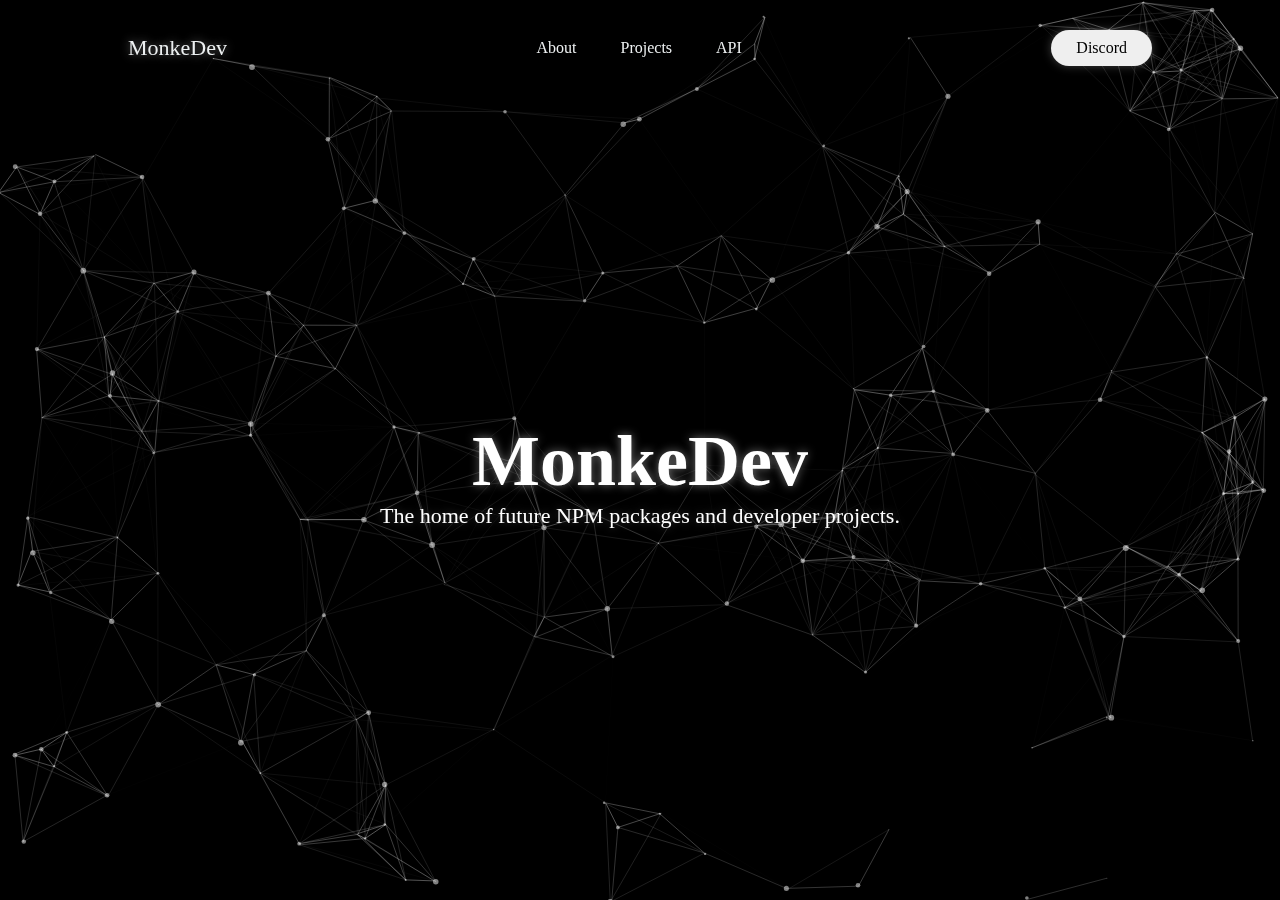
<file: index.html>
<!DOCTYPE html>
<html lang="en">
<head>
    <meta charset="UTF-8">
    <meta http-equiv="X-UA-Compatible" content="IE=edge">
    <meta name="viewport" content="width=device-width, initial-scale=1.0">
    <title>MonkeDev</title>
    <link rel="stylesheet" type="text/css" href="/css/main.css">

    <link rel="shortcut icon" href="/favicon.png">
    

    <meta name="twitter:card" content="summary">
    <meta name="twitter:title" content="MonkeDev">
    <meta name="twitter:description" content="The home of future NPM packages and developer projects.">
    <meta name="twitter:site" content="https://monkedev.com">
    <meta name="theme-color" content="#f7c38e">

    <meta name="keywords" content="Development, javascript, npm, npmjs, js, github, discord ">
    <meta name="robots" content="index, nofollow">
    <meta name="language" content="EN">


    <script async src="https://arc.io/widget.min.js#yuU9dqKb"></script>


</head>
<body>
    
    <div id="bg"></div>
    <header>
        <h3><a style="font-size: 22px;"href="/">MonkeDev</a></h3>
    
        <nav>
            <ul class="nav__links">
                <li><a href="/about">About</a></li>
                <li><a href="/projects">Projects</a></li>
                <li><a href="/api">API</a></li>
            </ul>
        </nav>
        <a class="cta" href="#"><button onclick="window.open('/r/discord')" style="color: black;">Discord</button></a>
    </header> 
    <div id="main">
        <h1 id="MonkeDev">MonkeDev</h1>
        <p>The home of future NPM packages and developer projects.</p>
    </div>
    
    
    <script type="text/javascript" src="/js/particles.min.js"></script>
    <script type="text/javascript" src="/js/main.js"></script>
   

</body>
</html>


<html>
</file>
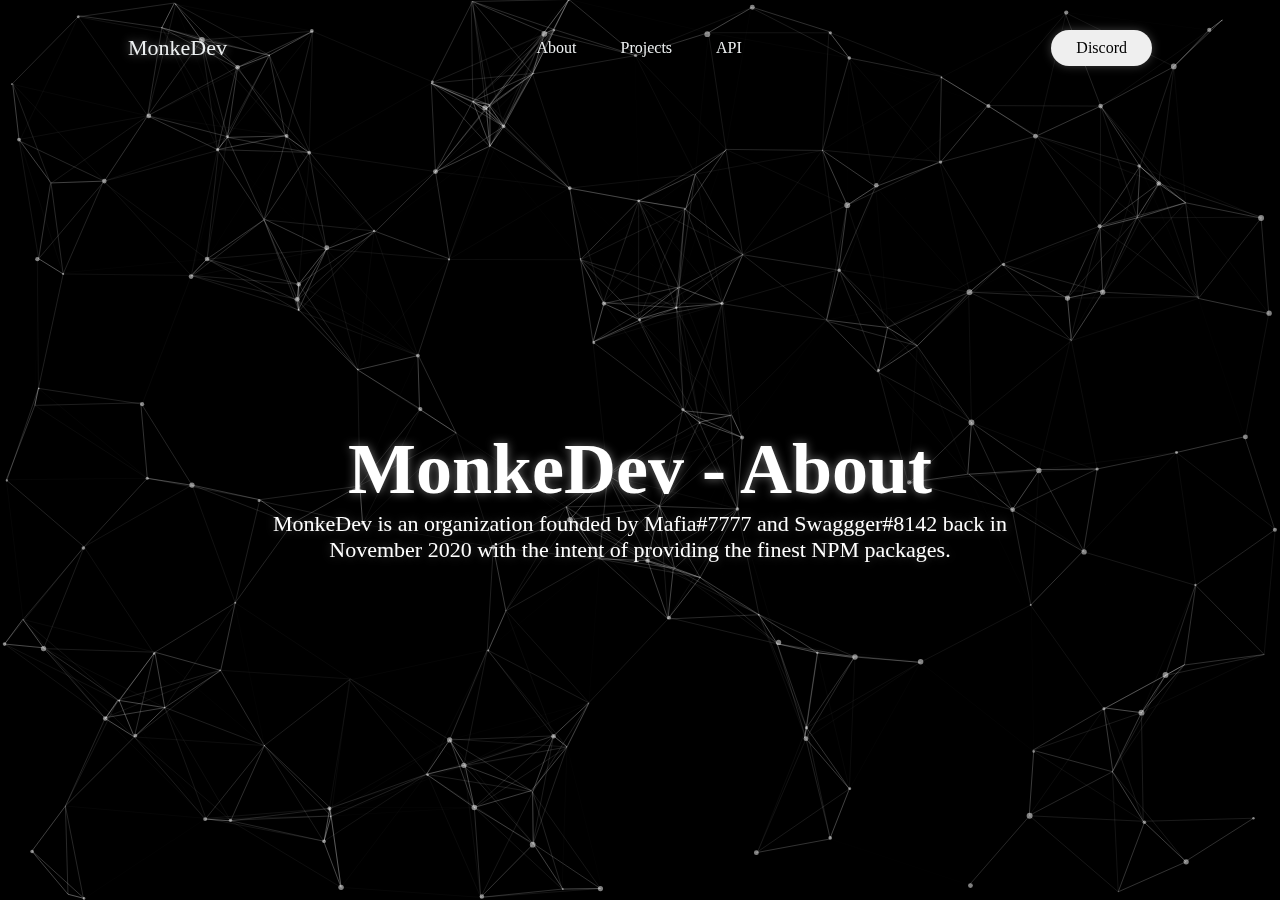
<file: about.html>
<!DOCTYPE html>
<html lang="en">
<head>
    <meta charset="UTF-8">
    <meta http-equiv="X-UA-Compatible" content="IE=edge">
    <meta name="viewport" content="width=device-width, initial-scale=1.0">
    <title>MonkeDev - About</title>
    <link rel="stylesheet" type="text/css" href="/css/main.css">

    <link rel="shortcut icon" href="/favicon.png">
    

    <meta name="twitter:card" content="summary">
    <meta name="twitter:title" content="MonkeDev">
    <meta name="twitter:description" content="The home of future NPM packages and developer projects.">
    <meta name="twitter:site" content="https://monkedev.com">
    <meta name="theme-color" content="#f7c38e">

    <meta name="keywords" content="Development, javascript, npm, npmjs, js, github, discord ">
    <meta name="robots" content="index, nofollow">
    <meta name="language" content="EN">

    <script async src="https://arc.io/widget.min.js#yuU9dqKb"></script>


</head>
<body>
    
    <div id="bg"></div>
    <header>
        <h3><a style="font-size: 22px;"href="/">MonkeDev</a></h3>
        <nav>
            <ul class="nav__links">
                <li><a href="#">About</a></li>
                <li><a href="/projects">Projects</a></li>
                <li><a href="/api">API</a></li>
            </ul>
        </nav>
        <a class="cta" href="#"><button onclick="window.open('/r/discord')" style="color: black;">Discord</button></a>
    </header> 
    <div id="main" class="about-div">
        <h1 id="MonkeDev">MonkeDev - About</h1>
        <p>MonkeDev is an organization founded by Mafia#7777 and Swaggger#8142 back in November 2020 with the intent of providing the finest NPM packages.</p>
    </div>
    
    
    <script type="text/javascript" src="/js/particles.min.js"></script>
    <script type="text/javascript" src="/js/main.js"></script>
   

</body>
</html>


<html>
</file>
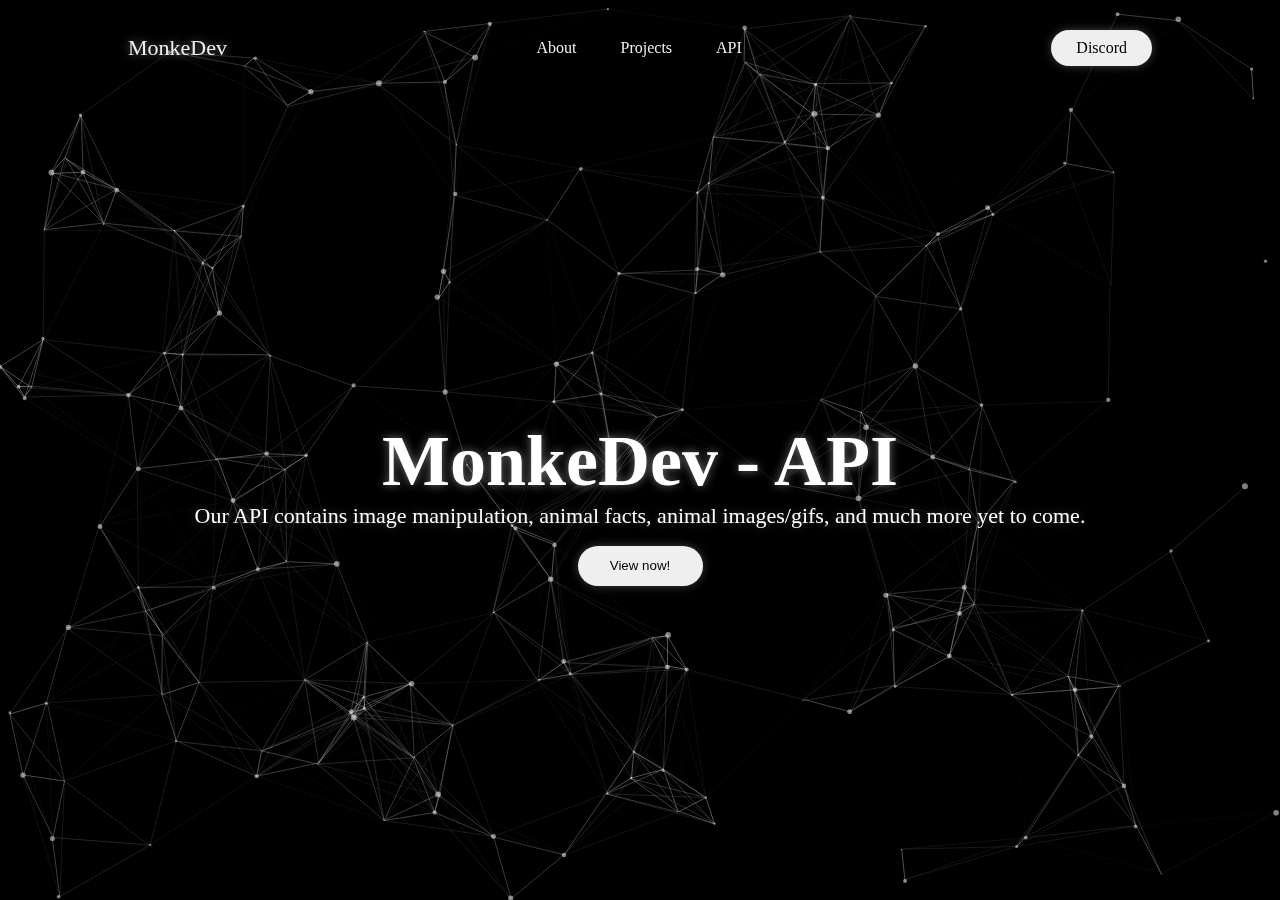
<file: api.html>
<!DOCTYPE html>
<html lang="en">
<head>
    <meta charset="UTF-8">
    <meta http-equiv="X-UA-Compatible" content="IE=edge">
    <meta name="viewport" content="width=device-width, initial-scale=1.0">
    <title>MonkeDev - API</title>
    <link rel="stylesheet" type="text/css" href="/css/main.css">

    <link rel="shortcut icon" href="/favicon.png">
    

    <meta name="twitter:card" content="summary">
    <meta name="twitter:title" content="MonkeDev">
    <meta name="twitter:description" content="The home of future NPM packages and developer projects.">
    <meta name="twitter:site" content="https://monkedev.com">
    <meta name="theme-color" content="#f7c38e">

    <meta name="keywords" content="Development, javascript, npm, npmjs, js, github, discord ">
    <meta name="robots" content="index, nofollow">
    <meta name="language" content="EN">

    <script async src="https://arc.io/widget.min.js#yuU9dqKb"></script>


</head>
<body>
    
    <div id="bg"></div>
    <header>
        <h3><a style="font-size: 22px;"href="/">MonkeDev</a></h3>
    
        <nav>
            <ul class="nav__links">
                <li><a href="/about">About</a></li>
                <li><a href="/projects">Projects</a></li>
                <li><a href="#">API</a></li>
            </ul>
        </nav>
        <a class="cta" href="#"><button onclick="window.open('/r/discord')" style="color: black;">Discord</button></a>
    </header> 
    <div id="main">
        <h1 id="MonkeDev">MonkeDev - API</h1>
        <p>Our API contains image manipulation, animal facts, animal images/gifs, and much more yet to come.</p>
        <div class="flexcontainer">
            <input onclick="window.open('https:\/\/api.monkedev.com/')" type="button" class="centeredButton" value="View now!" />
        </div>
    </div>
    
    
    <script type="text/javascript" src="/js/particles.min.js"></script>
    <script type="text/javascript" src="/js/main.js"></script>
   

</body>
</html>


<html>
</file>
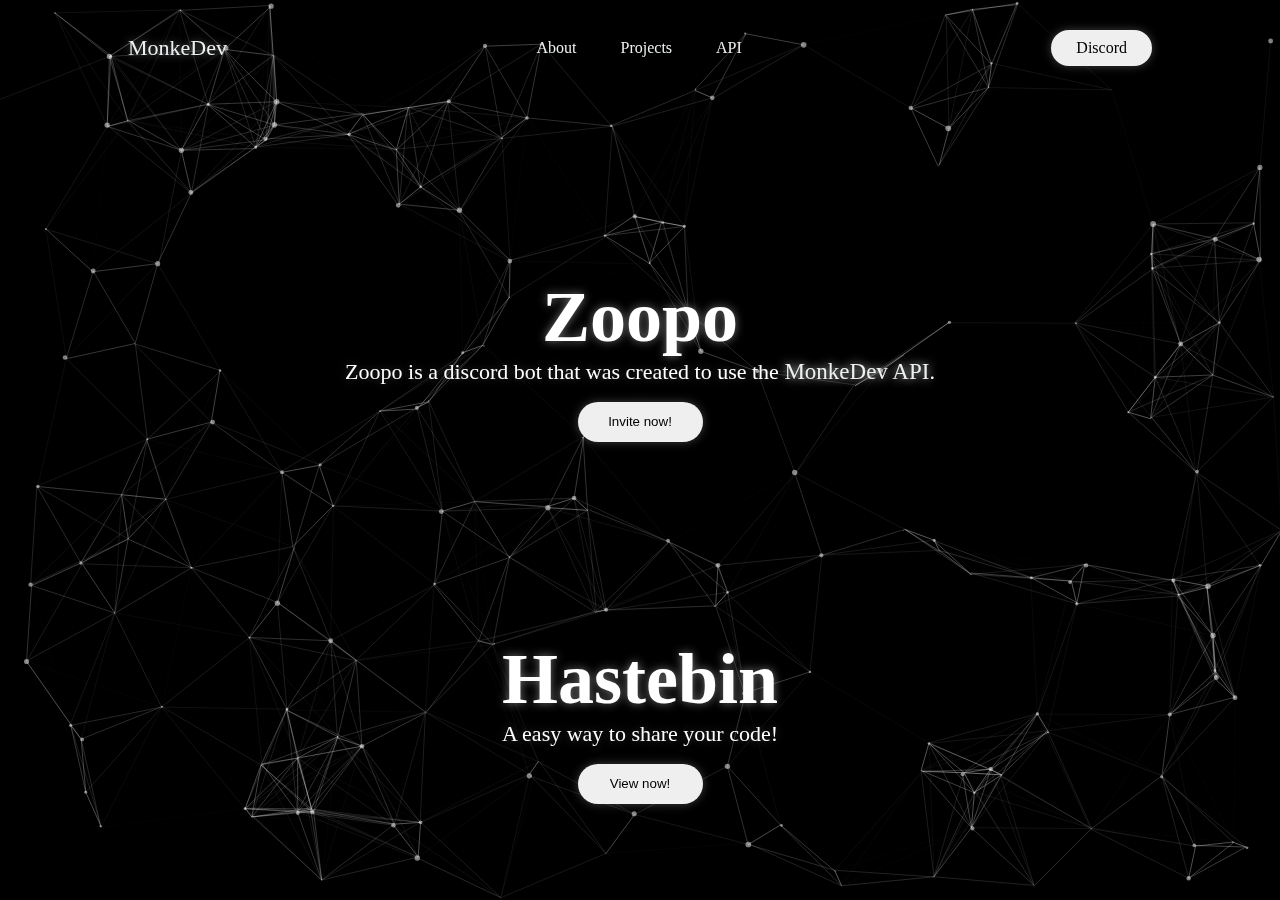
<file: projects.html>
<!DOCTYPE html>
<html lang="en">
<head>
    <meta charset="UTF-8">
    <meta http-equiv="X-UA-Compatible" content="IE=edge">
    <meta name="viewport" content="width=device-width, initial-scale=1.0">
    <title>MonkeDev - Projects</title>
    <link rel="stylesheet" type="text/css" href="/css/main.css">

    <link rel="shortcut icon" href="/favicon.png">
    

    <meta name="twitter:card" content="summary">
    <meta name="twitter:title" content="MonkeDev">
    <meta name="twitter:description" content="The home of future NPM packages and developer projects.">
    <meta name="twitter:site" content="https://monkedev.com">
    <meta name="theme-color" content="#f7c38e">

    <meta name="keywords" content="Development, javascript, npm, npmjs, js, github, discord ">
    <meta name="robots" content="index, nofollow">
    <meta name="language" content="EN">


    <script async src="https://arc.io/widget.min.js#yuU9dqKb"></script>


</head>
<body>
    
    <div id="bg"></div>
    <header>
        <h3><a style="font-size: 22px;"href="/">MonkeDev</a></h3>
    
        <nav>
            <ul class="nav__links">
                <li><a href="/about">About</a></li>
                <li><a href="#">Projects</a></li>
                <li><a href="/api">API</a></li>
            </ul>
        </nav>
        <a class="cta" href="#"><button onclick="window.open('/r/discord')" style="color: black;">Discord</button></a>
    </header> 
    <div id="main">
        <h3 class="project">Zoopo</h3>
        <p>Zoopo is a discord bot that was created to use the <a class="link" onclick="window.open('https:\/\/api.monkedev.com/')"">MonkeDev API</a>.</p>
        <div class="flexcontainer">
            <input onclick="window.open(window.location.origin + '/r/zoopo')" type="button" class="centeredButton" value="Invite now!" />
        </div>

        <h3 class="project" >Hastebin</h3>
        <p>A easy way to share your code!</p>
        <div class="flexcontainer">
            <input onclick="window.open(window.location.origin + '/r/hastebin')" type="button" class="centeredButton" value="View now!" />
        </div>
    </div>
    
    
    <script type="text/javascript" src="/js/particles.min.js"></script>
    <script type="text/javascript" src="/js/main.js"></script>
   

</body>
</html>


<html>
</file>
<file: css/main.css>
* {
    box-sizing: border-box;
    margin: 0;
    padding: 0;
}

body {
    font-family: 'lato';
    background-color: black;
    height: 100vh;
}

h1 {
    color: white;
    font-size: 72px;
    padding-top: 36vh;
    text-align: center;
    text-shadow: 0 0 10px rgba(255, 255, 255, .45);
}

h2 {
    color: white;
    font-size: 40px;
    padding-top: 40vh;
    text-shadow: 0 0 10px rgba(255, 255, 255, .20);
}

h3 {
    color: white;
    font-size: 22px;
    text-shadow: 0 0 10px rgba(255, 255, 255, .45);
}

#bg {
    background-color: #000000;
    position: fixed;
    top: 0;
    left: 0;
    bottom: 0;
    right: 0;
    z-index: -1;
}
li, a, button {
    position: relative;
    font-family: 'lato';
    font-weight: 500;
    font-size: 16px;
    color: #edf0f1;
    text-decoration: none;
}

header {
    display: flex;
    justify-content: space-between;
    align-items: center;
    padding: 30px 10%;
}

.nav__links {
    list-style: none;
}

.nav__links li {
    display: inline-block;
    padding: 0 20px;
}

.nav__links li a {
    transition: all 0.3 ease 0s;
}
.nav__links li a:hover {
    text-shadow: 0 0 10px rgba(255, 255, 255, .85);
    cursor: crosshair;
}

button {
    padding: 9px 25px;
    border: none;
    border-radius: 50px;
    cursor: crosshair;
    transition: all 0.3 ease 0s;
    box-shadow: 0 0 10px rgba(255, 255, 255, .25);

    
    outline: none;

}
button:hover {
    text-shadow: 0 0 10px rgba(255, 255, 255, .65);
    box-shadow: 0 0 10px rgba(255, 255, 255, .85);
}

input {
    outline: none;
    border: none;
}

p {
    color: white;
    font-size: 22px;
    text-align: center;
    text-shadow: 0 0 10px rgba(255, 255, 255, .25);
}
.logo {
    width: 100px;
    height: auto;
}

.about-div {
    width:800px;
    position: absolute;
    top: 37%;
    left: 50%;
    transform: translate(-50%, -50%);
}

.flexcontainer{
    display: flex
}
 
.centeredButton {

    width: 125px;
    height: 40px;
    padding: 9px 25px;
    margin: 1.3% auto;
    border: none;
    border-radius: 50px;
    cursor: crosshair;
    transition: all 0.3 ease 0s;
    box-shadow: 0 0 10px rgba(255, 255, 255, .25);
}
.centeredButton:hover {
    box-shadow: 0 0 10px rgba(255, 255, 255, .85);
}

.link {
    cursor:crosshair;
    text-shadow: 0 0 10px rgba(255, 255, 255, .85);
    font-size: 23px;
}

.project {
    color: white;
    font-size: 72px;
    padding-top: 20vh;
    text-align: center;
    text-shadow: 0 0 10px rgba(255, 255, 255, .45);
}
</file>
